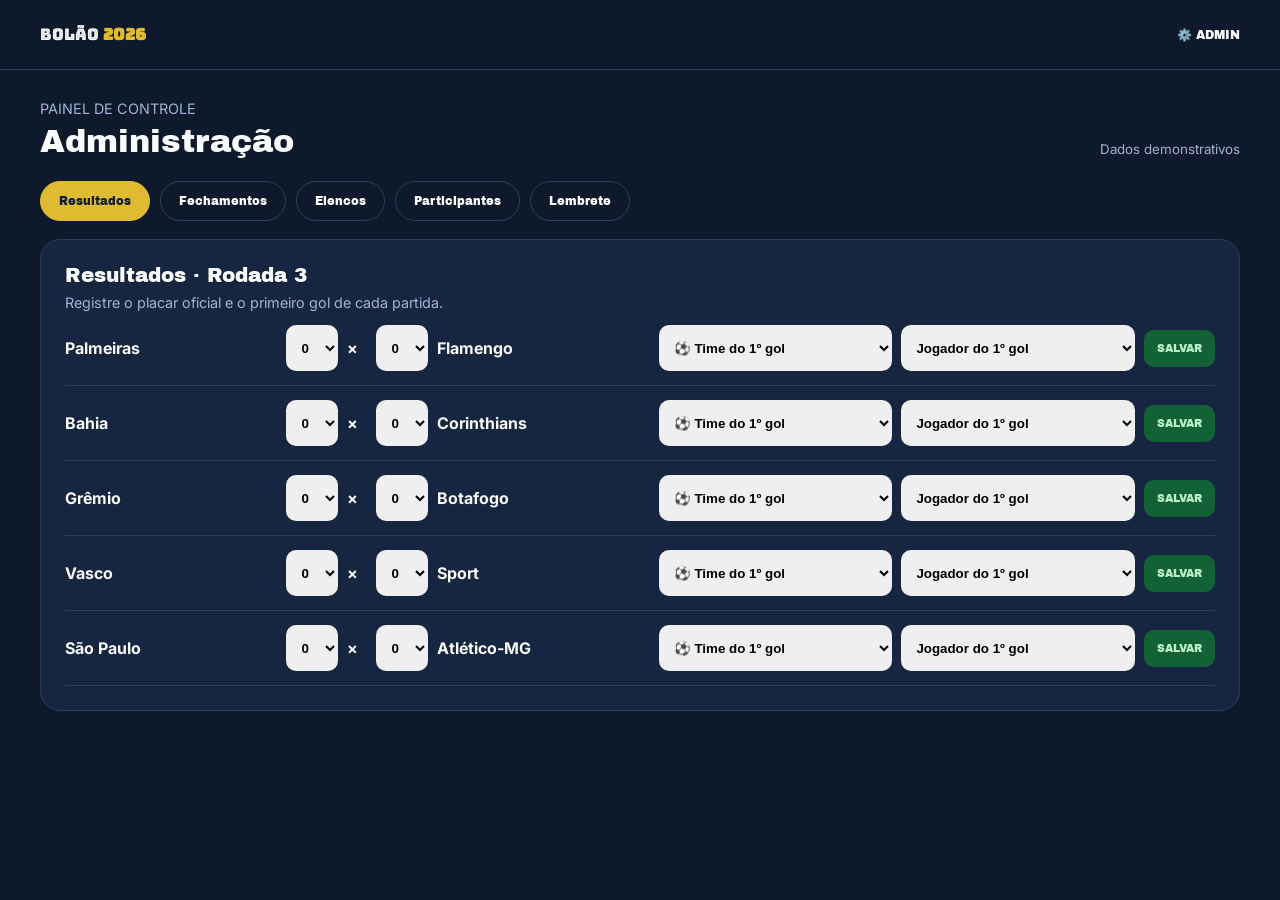
<file: admin.html>
<!doctype html><html lang="pt-BR"><head><meta charset="UTF-8"><meta name="viewport" content="width=device-width,initial-scale=1"><title>Admin — Bolão 2026</title><link rel="preconnect" href="https://fonts.googleapis.com"><link href="https://fonts.googleapis.com/css2?family=Archivo+Black&family=Bungee+Inline&family=Inter:wght@400;600;700&display=swap" rel="stylesheet"><link rel="stylesheet" href="admin.css"></head><body><header><a href="home.html">BOLÃO <b>2026</b></a><span>⚙️ ADMIN</span></header><main><section class="intro"><div><p>PAINEL DE CONTROLE</p><h1>Administração</h1></div><small>Dados demonstrativos</small></section><nav><button class="active" data-panel="results">Resultados</button><button data-panel="deadlines">Fechamentos</button><button data-panel="squads">Elencos</button><button data-panel="people">Participantes</button><button data-panel="reminders">Lembrete</button></nav><section id="results" class="panel"><h2>Resultados · Rodada 3</h2><p>Registre o placar oficial e o primeiro gol de cada partida.</p><div id="result-list"></div></section><section id="deadlines" class="panel hidden"><h2>Fechamentos</h2><p>Prazo sugerido: uma hora antes do primeiro jogo. A rodada pertence ao mês do seu primeiro jogo.</p><div id="deadline-list"></div></section><section id="squads" class="panel hidden"><h2>Elencos</h2><select id="club"><option>Selecione o time...</option><option>Palmeiras</option><option>Flamengo</option><option>São Paulo</option></select><div class="actions"><button>+ ADICIONAR JOGADOR</button></div><ul><li>Raphael Veiga <button>Editar</button><button>Remover</button></li><li>Vitor Roque <button>Editar</button><button>Remover</button></li><li>Flaco López <button>Editar</button><button>Remover</button></li></ul></section><section id="people" class="panel hidden"><h2>Participantes</h2><button class="primary">+ ADICIONAR PARTICIPANTE</button><ul id="people-list"></ul></section><section id="reminders" class="panel hidden"><h2>Lembrete · Rodada 3</h2><p>Acompanhe quem já concluiu os palpites.</p><table><thead><tr><th>Participante</th><th>Status</th></tr></thead><tbody id="reminder-list"></tbody></table></section></main><script src="admin.js"></script></body></html>
</file>
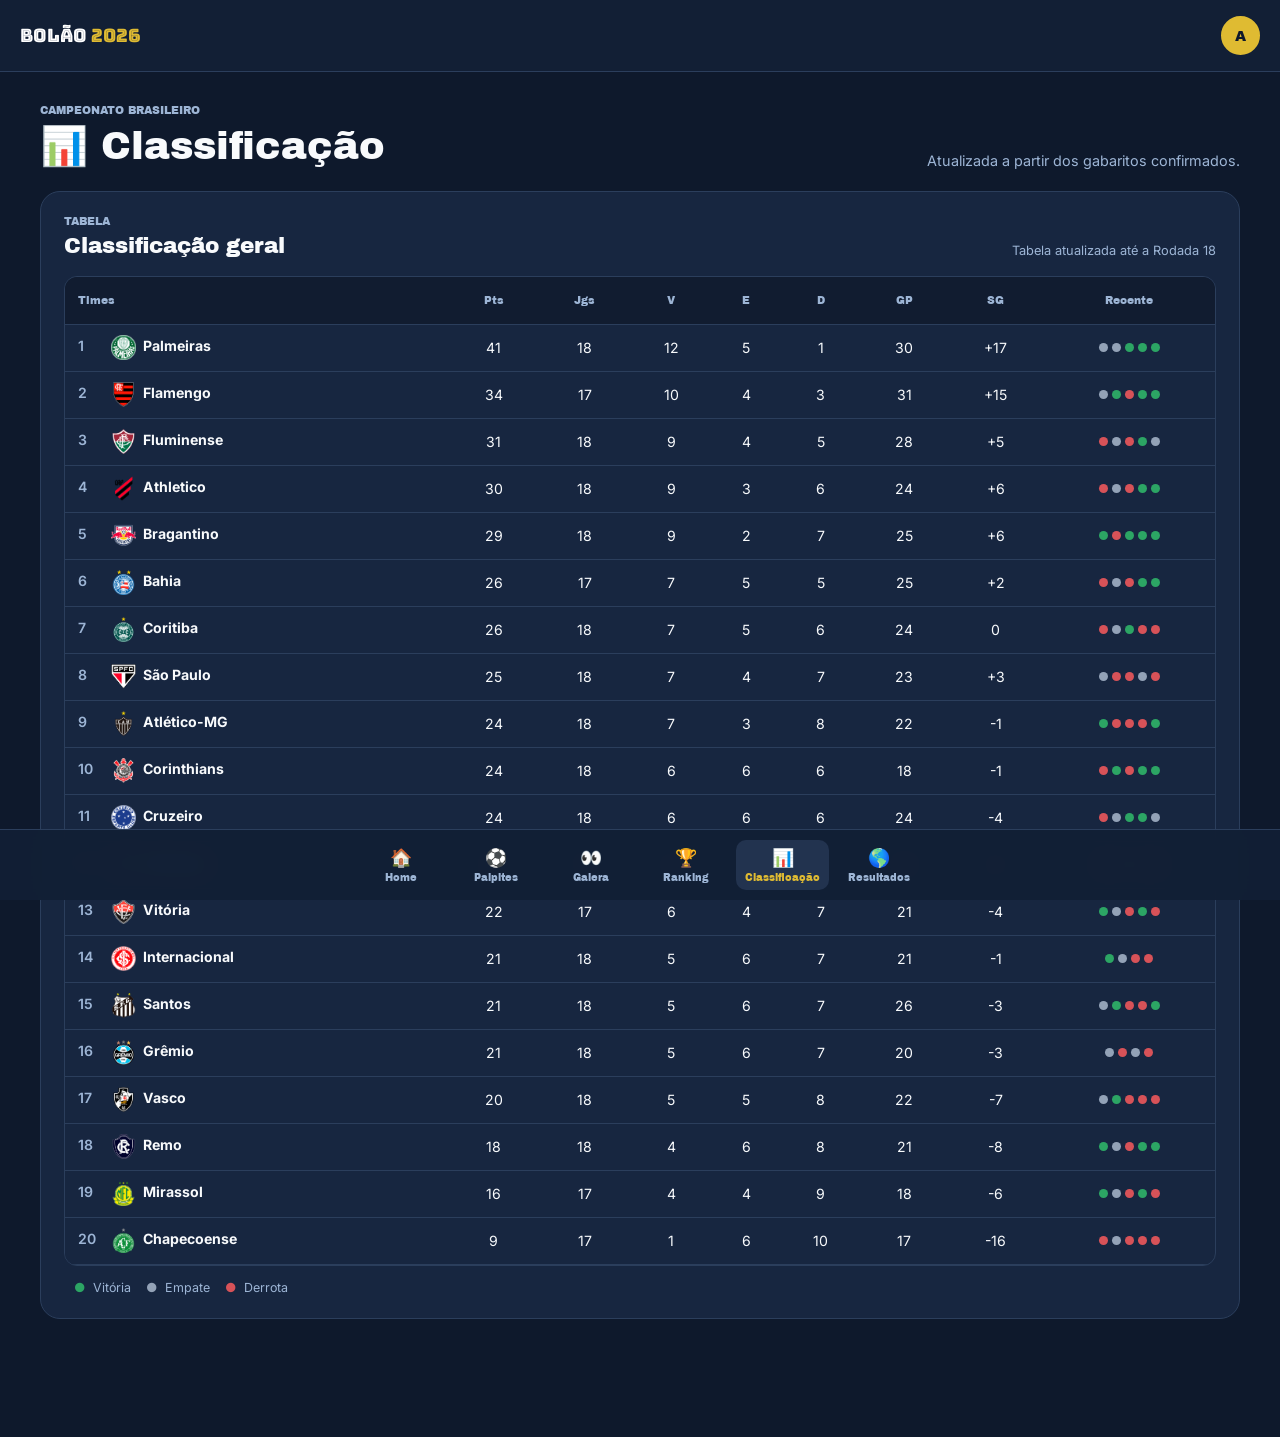
<file: classificacao.html>
<!doctype html>
<html lang="pt-BR">
  <head>
    <meta charset="UTF-8" />
    <meta name="viewport" content="width=device-width, initial-scale=1.0" />
    <title>Classificação — Bolão 2026</title>
    <link rel="preconnect" href="https://fonts.googleapis.com" />
    <link rel="preconnect" href="https://fonts.gstatic.com" crossorigin />
    <link href="https://fonts.googleapis.com/css2?family=Archivo+Black&family=Bungee+Inline&family=Inter:wght@400;500;600;700&display=swap" rel="stylesheet" />
    <link rel="stylesheet" href="classificacao.css" />
  </head>
  <body>
    <header class="topbar">
      <a class="brand" href="home.html">BOLÃO <span>2026</span></a>
      <button class="profile" type="button" aria-label="Abrir perfil">A</button>
    </header>

    <main class="page-content">
      <section class="classification-header">
        <div>
          <p class="eyebrow">CAMPEONATO BRASILEIRO</p>
          <h1>📊 Classificação</h1>
        </div>
        <p>Atualizada a partir dos gabaritos confirmados.</p>
      </section>

      <section class="table-card">
        <div class="table-title">
          <div>
            <p class="eyebrow">TABELA</p>
            <h2>Classificação geral</h2>
          </div>
          <p id="table-status">Carregando dados...</p>
        </div>

        <div class="table-wrap">
          <table>
            <thead>
              <tr>
                <th>Times</th><th>Pts</th><th>Jgs</th><th>V</th><th>E</th><th>D</th><th>GP</th><th>SG</th><th>Recente</th>
              </tr>
            </thead>
            <tbody id="standings"></tbody>
          </table>
        </div>

        <p class="form-legend">
          <span class="win">●</span> Vitória
          <span class="draw">●</span> Empate
          <span class="loss">●</span> Derrota
        </p>
      </section>
    </main>

    <footer class="bottom-nav" aria-label="Navegação principal">
      <a href="home.html">🏠<span>Home</span></a>
      <a href="palpites.html">⚽<span>Palpites</span></a>
      <a href="galera.html">👀<span>Galera</span></a>
      <a href="ranking.html">🏆<span>Ranking</span></a>
      <a class="is-current" href="classificacao.html">📊<span>Classificação</span></a>
      <a href="resultados.html">🌎<span>Resultados</span></a>
    </footer>

    <script src="team-assets.js"></script>
    <script type="module" src="classificacao.js"></script>
  </body>
</html>
</file>
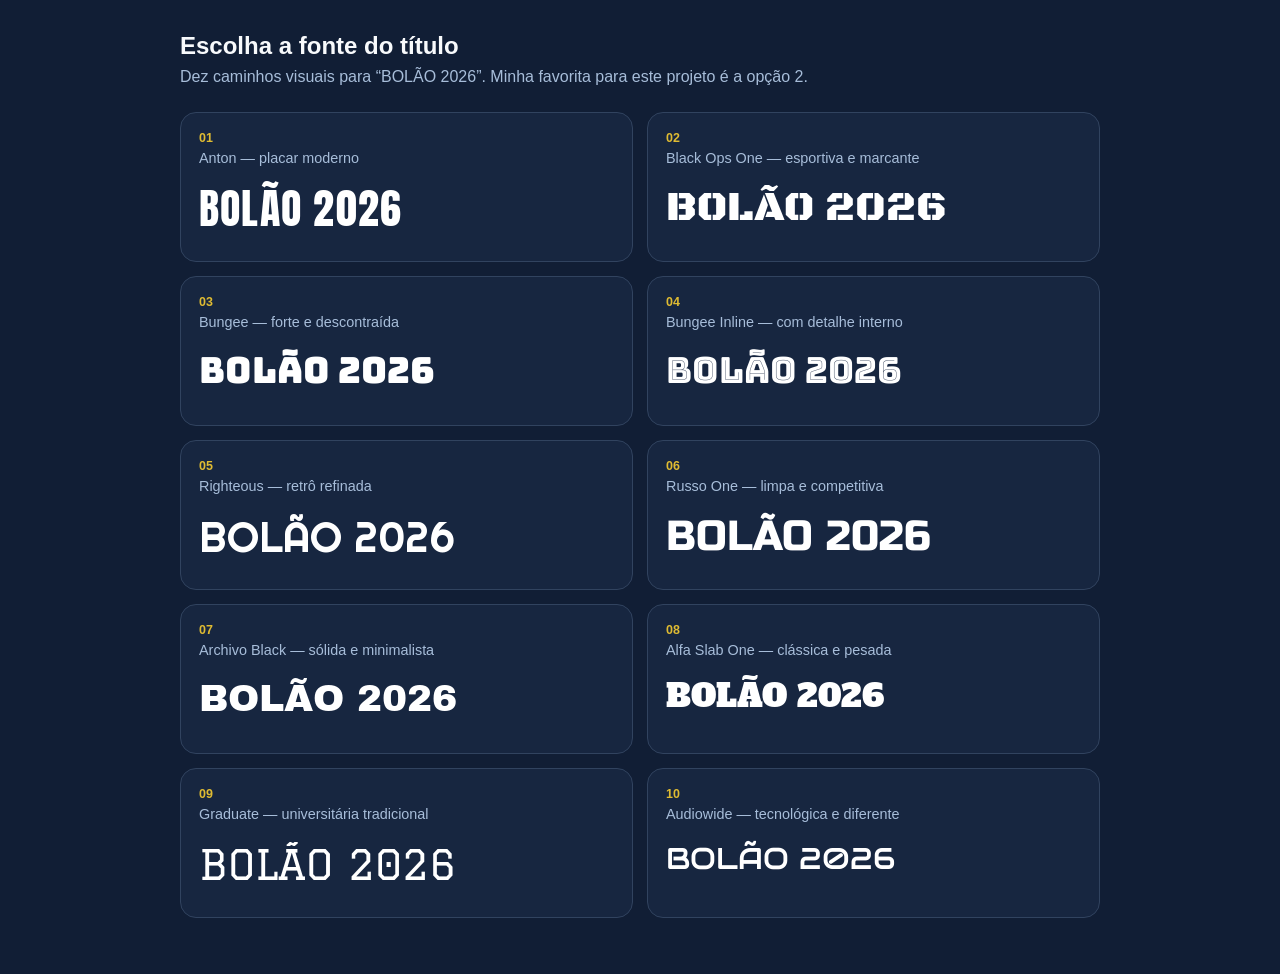
<file: fontes.html>
<!doctype html>
<html lang="pt-BR">
  <head>
    <meta charset="UTF-8" />
    <meta name="viewport" content="width=device-width, initial-scale=1.0" />
    <title>Opções de fonte — Bolão 2026</title>
    <link rel="preconnect" href="https://fonts.googleapis.com" />
    <link rel="preconnect" href="https://fonts.gstatic.com" crossorigin />
    <link href="https://fonts.googleapis.com/css2?family=Alfa+Slab+One&family=Anton&family=Archivo+Black&family=Audiowide&family=Black+Ops+One&family=Bungee&family=Bungee+Inline&family=Graduate&family=Righteous&family=Russo+One&display=swap" rel="stylesheet" />
    <style>
      * { box-sizing: border-box; } body { margin: 0; padding: 32px 18px 56px; color: #f8fafc; font-family: Arial, sans-serif; background: #111e35; }
      main { width: min(100%, 920px); margin: auto; } h1 { margin: 0 0 8px; font-size: 1.5rem; } p { margin: 0 0 26px; color: #a7bdd9; }
      .grid { display: grid; gap: 14px; grid-template-columns: repeat(2, minmax(0, 1fr)); } .option { min-height: 150px; padding: 18px; border: 1px solid #31435f; border-radius: 16px; background: #172640; }
      .number { color: #dfbb32; font-size: .78rem; font-weight: bold; } .name { margin: 5px 0 22px; color: #a7bdd9; font-size: .9rem; } .sample { color: #fff; font-size: clamp(1.55rem, 5vw, 2.6rem); line-height: 1; white-space: nowrap; }
      .anton { font-family: Anton, sans-serif; letter-spacing: .03em; } .black-ops { font-family: 'Black Ops One', system-ui; } .bungee { font-family: Bungee, system-ui; font-size: clamp(1.35rem, 4vw, 2.25rem); } .bungee-inline { font-family: 'Bungee Inline', system-ui; font-size: clamp(1.35rem, 4vw, 2.25rem); } .righteous { font-family: Righteous, system-ui; } .russo { font-family: 'Russo One', system-ui; } .archivo { font-family: 'Archivo Black', sans-serif; font-size: clamp(1.4rem, 4.6vw, 2.35rem); } .alfa { font-family: 'Alfa Slab One', serif; font-size: clamp(1.25rem, 3.8vw, 2rem); } .graduate { font-family: Graduate, serif; } .audiowide { font-family: Audiowide, sans-serif; font-size: clamp(1.2rem, 3.8vw, 1.9rem); }
      @media (max-width: 650px) { body { padding: 24px 14px 40px; } .grid { grid-template-columns: 1fr; } }
    </style>
  </head>
  <body>
    <main>
      <h1>Escolha a fonte do título</h1>
      <p>Dez caminhos visuais para “BOLÃO 2026”. Minha favorita para este projeto é a opção 2.</p>
      <section class="grid">
        <article class="option"><div class="number">01</div><div class="name">Anton — placar moderno</div><div class="sample anton">BOLÃO 2026</div></article>
        <article class="option"><div class="number">02</div><div class="name">Black Ops One — esportiva e marcante</div><div class="sample black-ops">BOLÃO 2026</div></article>
        <article class="option"><div class="number">03</div><div class="name">Bungee — forte e descontraída</div><div class="sample bungee">BOLÃO 2026</div></article>
        <article class="option"><div class="number">04</div><div class="name">Bungee Inline — com detalhe interno</div><div class="sample bungee-inline">BOLÃO 2026</div></article>
        <article class="option"><div class="number">05</div><div class="name">Righteous — retrô refinada</div><div class="sample righteous">BOLÃO 2026</div></article>
        <article class="option"><div class="number">06</div><div class="name">Russo One — limpa e competitiva</div><div class="sample russo">BOLÃO 2026</div></article>
        <article class="option"><div class="number">07</div><div class="name">Archivo Black — sólida e minimalista</div><div class="sample archivo">BOLÃO 2026</div></article>
        <article class="option"><div class="number">08</div><div class="name">Alfa Slab One — clássica e pesada</div><div class="sample alfa">BOLÃO 2026</div></article>
        <article class="option"><div class="number">09</div><div class="name">Graduate — universitária tradicional</div><div class="sample graduate">BOLÃO 2026</div></article>
        <article class="option"><div class="number">10</div><div class="name">Audiowide — tecnológica e diferente</div><div class="sample audiowide">BOLÃO 2026</div></article>
      </section>
    </main>
  </body>
</html>
</file>
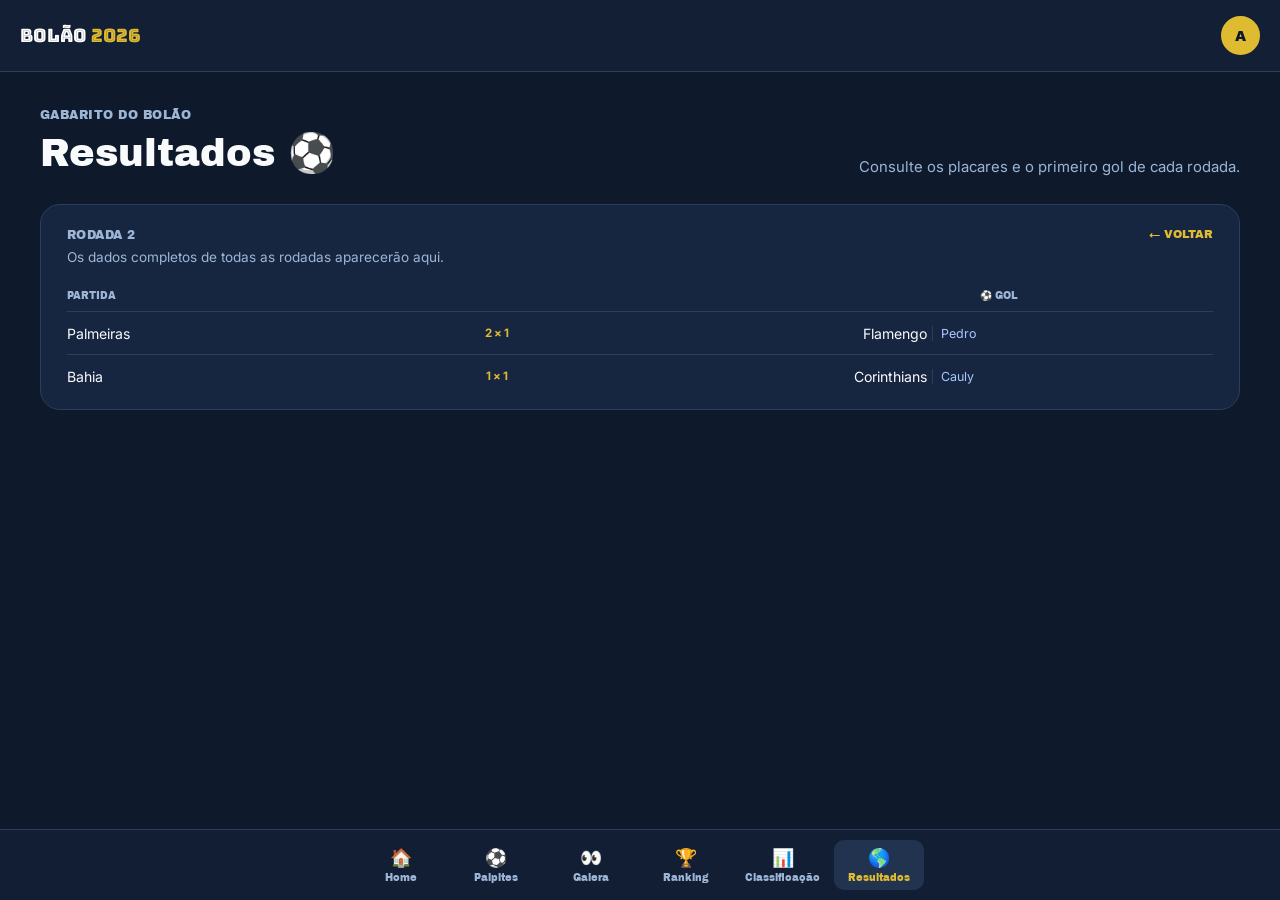
<file: resultados.html>
<!doctype html>
<html lang="pt-BR">
  <head>
    <meta charset="UTF-8" /><meta name="viewport" content="width=device-width, initial-scale=1.0" />
    <title>Resultados — Bolão 2026</title>
    <link rel="preconnect" href="https://fonts.googleapis.com" /><link rel="preconnect" href="https://fonts.gstatic.com" crossorigin />
    <link href="https://fonts.googleapis.com/css2?family=Archivo+Black&family=Bungee+Inline&family=Inter:wght@400;500;600;700&display=swap" rel="stylesheet" />
    <link rel="stylesheet" href="home.css" />
  </head>
  <body>
    <header class="topbar"><a class="brand" href="home.html">BOLÃO <span>2026</span></a><button class="profile" type="button" aria-label="Abrir perfil">A</button></header>
    <main class="page-content">
      <section class="welcome"><div><p class="eyebrow">GABARITO DO BOLÃO</p><h1>Resultados <span>⚽</span></h1></div><p>Consulte os placares e o primeiro gol de cada rodada.</p></section>
      <section class="results-card"><div class="results-heading"><div><p class="card-title">RODADA 2</p><p class="subtitle">Os dados completos de todas as rodadas aparecerão aqui.</p></div><a href="home.html">← VOLTAR</a></div><div class="result-list"><div class="result-header"><span>PARTIDA</span><span>⚽ GOL</span></div><div class="result"><span>Palmeiras</span><b>2 × 1</b><span>Flamengo</span><em>Pedro</em></div><div class="result"><span>Bahia</span><b>1 × 1</b><span>Corinthians</span><em>Cauly</em></div></div></section>
    </main>
    <footer class="bottom-nav" aria-label="Navegação principal"><a href="home.html">🏠<span>Home</span></a><a href="palpites.html">⚽<span>Palpites</span></a><a href="galera.html">👀<span>Galera</span></a><a href="ranking.html">🏆<span>Ranking</span></a><a href="classificacao.html">📊<span>Classificação</span></a><a class="is-current" href="resultados.html">🌎<span>Resultados</span></a></footer>
  </body>
</html>
</file>
<file: admin.css>
:root{--n:#0e192c;--c:#172640;--l:#2b3e5c;--g:#dfbb32;--t:#f8fafc;--m:#9db5d5}*{box-sizing:border-box}body{margin:0;background:var(--n);color:var(--t);font-family:Inter,Arial;padding-bottom:35px}header{height:70px;padding:0 max(20px,calc((100vw - 1200px)/2));display:flex;justify-content:space-between;align-items:center;border-bottom:1px solid var(--l)}header a{font-family:"Bungee Inline";color:white;text-decoration:none}header b{color:var(--g)}header span{font:400 .75rem "Archivo Black"}main{width:min(100% - 32px,1200px);margin:auto;padding:30px 0}.intro{display:flex;justify-content:space-between;align-items:end}.intro p,.panel>p{color:var(--m);margin:0;font-size:.9rem}.intro h1{margin:7px 0 22px;font:400 2rem "Archivo Black"}.intro small{color:var(--m);margin-bottom:24px}nav{display:flex;gap:10px;overflow:auto;margin-bottom:18px}nav button,.actions button,.primary{border:1px solid var(--l);border-radius:999px;background:transparent;color:white;padding:13px 18px;font:400 .72rem "Archivo Black"}nav button.active,.primary{background:var(--g);color:#111d31;border-color:var(--g)}.panel{padding:24px;border:1px solid var(--l);border-radius:20px;background:var(--c)}.panel h2{margin:0 0 8px;font:400 1.25rem "Archivo Black"}.hidden{display:none}.game{display:grid;grid-template-columns:1fr 52px 20px 52px 1fr 1.1fr 1.1fr auto;gap:9px;align-items:center;padding:14px 0;border-bottom:1px solid var(--l)}select,input{height:46px;border:0;border-radius:10px;padding:0 11px;font-weight:700}button.save{background:#126235;color:#b9f0ca;border:0;border-radius:10px;padding:13px;font:400 .67rem "Archivo Black"}.deadline{display:grid;gap:8px;margin:18px 0}.deadline b{font-family:"Archivo Black"}.deadline input{width:min(100%,470px)}.actions{margin:17px 0}ul{list-style:none;padding:0;margin:14px 0}li{display:flex;align-items:center;gap:10px;padding:13px;border-bottom:1px solid var(--l)}li button{margin-left:auto;border:0;border-radius:7px;padding:7px;color:white;background:#27436d}li button+button{margin-left:0;background:#7b2c35}table{width:100%;border-collapse:collapse;margin-top:18px}th,td{text-align:left;padding:14px;border-bottom:1px solid var(--l)}th{color:var(--m);font:.7rem "Archivo Black"}.status,.complete{display:inline-block;padding:10px 14px;border-radius:13px;font:400 .72rem "Archivo Black"}.status{color:#ffd66a;border:1px solid #825f1a;background:#342817}.complete{color:#8bf0ae;background:#126235}@media(max-width:780px){main{width:min(100% - 24px,1200px)}.panel{padding:17px}.game{grid-template-columns:1fr 48px 16px 48px 1fr}.game select:nth-of-type(3),.game select:nth-of-type(4),.game .save{grid-column:1/-1}.game .save{width:100%}.intro small{display:none}}
</file>
<file: classificacao.css>
:root{--navy:#0e192c;--card:#172640;--line:#2b3e5c;--gold:#dfbb32;--text:#f8fafc;--muted:#9db5d5;--green:#2ca564;--red:#d75258;--gray:#93a2b7}*{box-sizing:border-box}body{min-width:320px;margin:0;padding-bottom:86px;color:var(--text);font-family:Inter,Arial,sans-serif;background:var(--navy)}.topbar{min-height:72px;display:flex;align-items:center;justify-content:space-between;padding:0 max(20px,calc((100vw - 1240px)/2));border-bottom:1px solid var(--line);background:#121f35}.brand{color:#fff;font-family:"Bungee Inline",sans-serif;font-size:1.15rem;text-decoration:none}.brand span{color:var(--gold)}.profile{width:39px;height:39px;border:2px solid var(--gold);border-radius:50%;color:var(--navy);font:400 .9rem "Archivo Black",sans-serif;background:var(--gold)}.page-content{width:min(100% - 32px,1200px);margin:0 auto;padding:32px 0}.classification-header{display:flex;align-items:end;justify-content:space-between;gap:20px;margin-bottom:22px}.eyebrow{margin:0;color:var(--muted);font:400 .68rem "Archivo Black",sans-serif}.classification-header h1{margin:7px 0 0;font:400 clamp(1.6rem,3.5vw,2.4rem) "Archivo Black",sans-serif}.classification-header>p{margin:0;color:var(--muted);font-size:.9rem}.table-card{padding:23px;border:1px solid var(--line);border-radius:20px;background:var(--card)}.table-title{display:flex;align-items:end;justify-content:space-between;gap:18px;margin-bottom:18px}.table-title h2{margin:7px 0 0;font:400 1.35rem "Archivo Black",sans-serif}.table-title>p{margin:0;color:var(--muted);font-size:.8rem}.table-wrap{overflow:auto;border:1px solid var(--line);border-radius:13px}table{width:100%;min-width:805px;border-collapse:collapse}th,td{height:47px;padding:10px 13px;border-bottom:1px solid var(--line);text-align:center;font-size:.88rem}th{color:var(--muted);font:400 .67rem "Archivo Black",sans-serif;background:#111c30}th:first-child,td:first-child{position:sticky;left:0;text-align:left}th:first-child{z-index:2;background:#111c30}td:first-child{min-width:195px;font:600 .88rem Inter,sans-serif;background:#172640}.position{display:inline-block;width:22px;color:var(--muted)}.team{font-weight:700}.form{display:flex;justify-content:center;gap:4px}.form i{width:9px;height:9px;border-radius:50%;background:var(--gray)}.form i.win{background:var(--green)}.form i.draw{background:var(--gray)}.form i.loss{background:var(--red)}.form-legend{display:flex;flex-wrap:wrap;gap:8px;margin:14px 3px 0;color:var(--muted);font-size:.78rem}.form-legend span{margin-left:7px}.form-legend .win{color:var(--green)}.form-legend .draw{color:var(--gray)}.form-legend .loss{color:var(--red)}.bottom-nav{position:fixed;z-index:5;right:0;bottom:0;left:0;display:flex;justify-content:center;gap:5px;padding:10px 14px max(10px,env(safe-area-inset-bottom));border-top:1px solid var(--line);background:rgba(18,31,53,.97);backdrop-filter:blur(12px)}.bottom-nav a{display:grid;justify-items:center;gap:4px;min-width:90px;padding:7px 9px;border-radius:10px;color:var(--muted);font-size:1.12rem;text-decoration:none}.bottom-nav span{font:400 .62rem "Archivo Black",sans-serif}.bottom-nav a.is-current{color:var(--gold);background:#22334f}@media(max-width:720px){.topbar{min-height:62px;padding:0 16px}.brand{font-size:.85rem}.page-content{width:min(100% - 24px,1200px);padding:20px 0}.classification-header{align-items:start;flex-direction:column}.table-card{padding:16px}.table-title{align-items:start;flex-direction:column;gap:8px}.bottom-nav{justify-content:flex-start;overflow-x:auto;padding-right:10px;padding-left:10px}.bottom-nav::-webkit-scrollbar{display:none}.bottom-nav a{min-width:67px;padding:6px 5px}.bottom-nav span{font-size:.55rem}}
</file>
<file: home.css>
:root { --navy:#0e192c; --card:#172640; --line:#2b3e5c; --gold:#dfbb32; --blue:#5aa0ff; --text:#f8fafc; --muted:#9db5d5; }
* { box-sizing:border-box; }
body { min-width:320px; margin:0; padding-bottom:88px; color:var(--text); font-family:Inter,Arial,sans-serif; background:var(--navy); }
.topbar { min-height:72px; display:flex; align-items:center; justify-content:space-between; padding:0 max(20px, calc((100vw - 1240px) / 2)); border-bottom:1px solid var(--line); background:#121f35; }
.brand { color:#fff; font-family:"Bungee Inline",sans-serif; font-size:1.15rem; text-decoration:none; white-space:nowrap; }.brand span{ color:var(--gold); }.profile{ width:39px;height:39px;border:2px solid var(--gold);border-radius:50%;color:var(--navy);font:400 .9rem "Archivo Black",sans-serif;background:var(--gold); }
.page-content{ width:min(100% - 32px,1200px); margin:0 auto; padding:36px 0 60px; }.welcome{display:flex;justify-content:space-between;align-items:end;margin-bottom:28px}.eyebrow,.card-title{margin:0;color:var(--muted);font:400 .76rem "Archivo Black",sans-serif;letter-spacing:.04em}.welcome h1{margin:8px 0 0;font:400 clamp(1.65rem,4vw,2.4rem) "Archivo Black",sans-serif}.welcome>p{margin:0;color:var(--muted);font-size:.93rem}
.leaders{display:grid;grid-template-columns:1fr 1fr;gap:16px}.leader-card,.countdown-card,.results-card{border:1px solid var(--line);border-radius:20px;background:var(--card)}.leader-card{overflow:hidden}.leader-card .card-title{padding:16px 20px 0}.leader-content{text-align:center;padding:8px 20px 24px}.leader-content p{margin:4px 0 10px;color:var(--muted)}.leader-content h2{margin:0;font:400 1.4rem "Archivo Black",sans-serif}.leader-content strong{display:block;margin:6px 0 4px;color:var(--gold);font:400 clamp(2.2rem,5vw,3rem) "Archivo Black",sans-serif}.leader-content small{color:var(--muted);font-size:.9rem}.general{border-color:var(--gold)}.monthly{border-color:var(--blue)}
.countdown-card{margin-top:18px;padding:26px;text-align:center}.countdown-card h2{margin:8px 0 7px;font:400 1rem "Archivo Black",sans-serif}.countdown{color:var(--gold);font:400 clamp(2rem,6vw,3.1rem) "Archivo Black",sans-serif;letter-spacing:.02em}.deadline{margin:7px 0 17px;color:var(--muted);font-size:.92rem}.prediction-link{display:inline-block;padding:12px 18px;border-radius:10px;color:#0c172a;font:400 .78rem "Archivo Black",sans-serif;text-decoration:none;background:var(--gold)}
.results-card{margin-top:18px;padding:23px 26px 12px}.results-heading{display:flex;align-items:start;justify-content:space-between;gap:16px}.subtitle{margin:7px 0 15px;color:var(--muted);font-size:.85rem}.results-heading>a{color:var(--gold);font:400 .7rem "Archivo Black",sans-serif;text-decoration:none}.results-grid{display:grid;grid-template-columns:1fr 1fr;gap:30px}.result-list{min-width:0}.result-header{display:grid;grid-template-columns:1fr 86px;gap:12px;min-height:31px;align-items:center;color:var(--muted);font:400 .62rem "Archivo Black",sans-serif}.result-header span:last-child{text-align:center}.result{display:grid;grid-template-columns:minmax(0,1fr)auto minmax(0,1fr)86px;gap:12px;align-items:center;min-height:48px;border-top:1px solid var(--line);font-size:.88rem}.result span:nth-child(3){text-align:right}.result b{color:var(--gold);white-space:nowrap;font-size:.82rem}.result em{padding-left:12px;border-left:1px solid var(--line);color:var(--muted);font-size:.82rem;font-style:normal;overflow:hidden;text-overflow:ellipsis;white-space:nowrap}
.bottom-nav{position:fixed;z-index:5;right:0;bottom:0;left:0;display:flex;justify-content:center;gap:5px;padding:10px 14px max(10px,env(safe-area-inset-bottom));border-top:1px solid var(--line);background:rgba(18,31,53,.97);backdrop-filter:blur(12px)}.bottom-nav a{display:grid;justify-items:center;gap:4px;min-width:90px;padding:7px 9px;border-radius:10px;color:var(--muted);font-size:1.12rem;text-decoration:none}.bottom-nav span{font:400 .62rem "Archivo Black",sans-serif}.bottom-nav a.is-current{color:var(--gold);background:#22334f}
@media(max-width:830px){.topbar{padding:0 16px}.welcome{align-items:start;gap:12px;flex-direction:column}.welcome>p{line-height:1.45}.page-content{padding-top:25px}.bottom-nav{justify-content:flex-start;overflow-x:auto}.bottom-nav::-webkit-scrollbar{display:none}.bottom-nav a{min-width:76px}}
@media(max-width:620px){.topbar{min-height:62px}.brand{font-size:.85rem}.leaders,.results-grid{grid-template-columns:1fr}.leaders{gap:12px}.leader-content{padding-bottom:20px}.countdown-card{padding:22px 12px}.results-card{padding:21px 16px 8px}.results-grid{gap:0}.result{grid-template-columns:minmax(0,1fr)auto minmax(0,1fr)73px;font-size:.78rem;gap:6px}.result-header{grid-template-columns:1fr 73px}.result em{padding-left:7px;font-size:.72rem}.result-list:last-child .result-header{border-top:1px solid var(--line)}.prediction-link{width:100%;max-width:330px}.bottom-nav{padding-right:10px;padding-left:10px}.bottom-nav a{min-width:67px;padding:6px 5px}.bottom-nav span{font-size:.55rem}}

/* Home - resultados compactos */
.result-header{grid-template-columns:minmax(0,1fr) minmax(120px,.46fr)}
.result{grid-template-columns:minmax(0,1fr)44px minmax(0,1fr)minmax(120px,.46fr);gap:8px}
.result .team-side{display:flex;align-items:center;gap:5px;min-width:0;white-space:nowrap;overflow:hidden;text-overflow:ellipsis}
.result .home-side{justify-content:flex-start;text-align:left}
.result .away-side{justify-content:flex-end;text-align:right}
.result .team-icon{flex:0 0 auto;margin:0!important}
.result b{text-align:center;font-size:.78rem}
.result em{min-width:0;color:#a9c8ff}
@media(max-width:620px){.result-header{grid-template-columns:minmax(0,1fr)94px}.result{grid-template-columns:minmax(0,1fr)38px minmax(0,1fr)94px;gap:5px}.result em{font-size:.68rem;padding-left:6px}.result b{font-size:.7rem}.result .team-side{gap:3px}}

/* Ajuste final Home - placar compacto */
.results-grid{gap:22px}
.result-header{grid-template-columns:minmax(0,1fr) minmax(150px,.6fr)!important;gap:7px!important}
.result{grid-template-columns:minmax(0,.9fr)34px minmax(0,.9fr)minmax(150px,.62fr)!important;gap:5px!important;min-height:43px!important}
.result .team-side{gap:3px!important;font-size:.82rem!important;font-weight:700!important}
.result .team-icon{width:21px!important;height:21px!important;margin:0 3px!important}
.result .home-side{justify-content:flex-start!important}
.result .away-side{justify-content:flex-end!important}
.result b{font-size:.72rem!important;letter-spacing:-.04em!important;text-align:center!important;white-space:nowrap!important}
.result em{padding-left:8px!important;font-size:.78rem!important;color:#a9c8ff!important}
@media(max-width:620px){.result-header{grid-template-columns:minmax(0,1fr)108px!important}.result{grid-template-columns:minmax(0,.9fr)30px minmax(0,.9fr)108px!important;gap:4px!important}.result .team-icon{width:18px!important;height:18px!important}.result .team-side{font-size:.68rem!important;gap:2px!important}.result b{font-size:.64rem!important}.result em{font-size:.66rem!important;padding-left:5px!important}}
</file>
